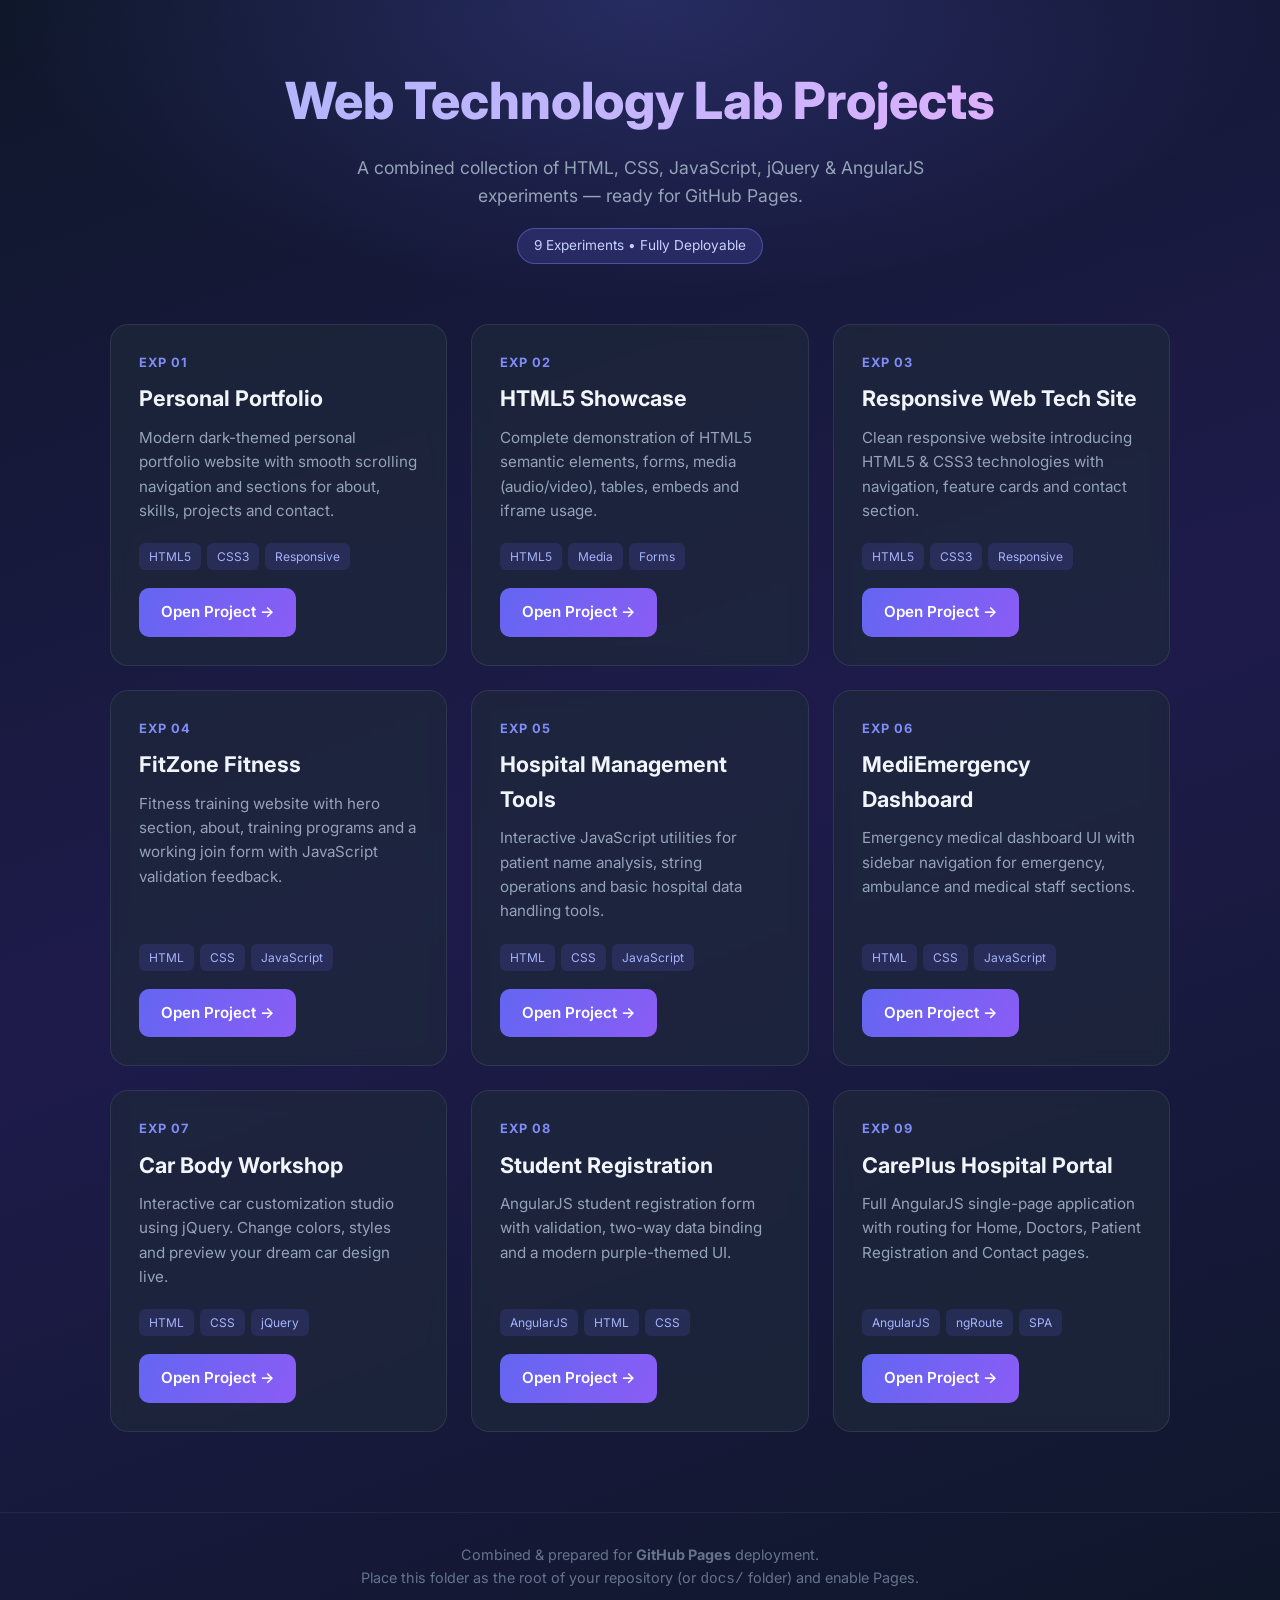
<file: index.html>
<!DOCTYPE html>
<html lang="en">
<head>
    <meta charset="UTF-8">
    <meta name="viewport" content="width=device-width, initial-scale=1.0">
    <title>Web Technology Lab | Combined Projects</title>
    <style>
        @import url('https://fonts.googleapis.com/css2?family=Inter:wght@400;500;600;700;800&display=swap');

        * {
            margin: 0;
            padding: 0;
            box-sizing: border-box;
        }

        body {
            font-family: 'Inter', system-ui, sans-serif;
            background: linear-gradient(160deg, #0f172a 0%, #1e1b4b 50%, #0f172a 100%);
            color: #e2e8f0;
            min-height: 100vh;
            line-height: 1.6;
        }

        header {
            text-align: center;
            padding: 60px 20px 40px;
            background: radial-gradient(ellipse at top, rgba(99, 102, 241, 0.25), transparent 70%);
        }

        header h1 {
            font-size: clamp(2rem, 5vw, 3.2rem);
            font-weight: 800;
            background: linear-gradient(120deg, #a5b4fc, #c4b5fd, #f0abfc);
            -webkit-background-clip: text;
            -webkit-text-fill-color: transparent;
            background-clip: text;
            margin-bottom: 12px;
        }

        header p {
            color: #94a3b8;
            font-size: 1.1rem;
            max-width: 600px;
            margin: 0 auto;
        }

        .badge {
            display: inline-block;
            margin-top: 18px;
            padding: 6px 16px;
            background: rgba(99, 102, 241, 0.2);
            border: 1px solid rgba(129, 140, 248, 0.4);
            border-radius: 999px;
            font-size: 0.85rem;
            color: #c7d2fe;
        }

        .container {
            max-width: 1100px;
            margin: 0 auto;
            padding: 20px 20px 80px;
        }

        .grid {
            display: grid;
            grid-template-columns: repeat(auto-fill, minmax(300px, 1fr));
            gap: 24px;
        }

        .card {
            background: rgba(30, 41, 59, 0.7);
            border: 1px solid rgba(148, 163, 184, 0.15);
            border-radius: 18px;
            padding: 28px;
            transition: all 0.3s ease;
            backdrop-filter: blur(8px);
            display: flex;
            flex-direction: column;
        }

        .card:hover {
            transform: translateY(-6px);
            border-color: rgba(129, 140, 248, 0.5);
            box-shadow: 0 20px 40px rgba(0, 0, 0, 0.35);
            background: rgba(30, 41, 59, 0.9);
        }

        .card .num {
            font-size: 0.8rem;
            font-weight: 700;
            color: #818cf8;
            letter-spacing: 1px;
            margin-bottom: 8px;
        }

        .card h2 {
            font-size: 1.35rem;
            font-weight: 700;
            color: #f1f5f9;
            margin-bottom: 10px;
        }

        .card p {
            color: #94a3b8;
            font-size: 0.95rem;
            flex-grow: 1;
            margin-bottom: 20px;
        }

        .card a {
            display: inline-flex;
            align-items: center;
            gap: 8px;
            padding: 12px 22px;
            background: linear-gradient(120deg, #6366f1, #8b5cf6);
            color: white;
            text-decoration: none;
            border-radius: 10px;
            font-weight: 600;
            font-size: 0.95rem;
            transition: all 0.25s ease;
            width: fit-content;
        }

        .card a:hover {
            filter: brightness(1.15);
            box-shadow: 0 8px 20px rgba(99, 102, 241, 0.4);
        }

        .tech {
            display: flex;
            flex-wrap: wrap;
            gap: 6px;
            margin-bottom: 18px;
        }

        .tech span {
            font-size: 0.75rem;
            padding: 4px 10px;
            background: rgba(99, 102, 241, 0.15);
            color: #a5b4fc;
            border-radius: 6px;
        }

        footer {
            text-align: center;
            padding: 30px;
            color: #64748b;
            font-size: 0.9rem;
            border-top: 1px solid rgba(148, 163, 184, 0.1);
        }

        footer a {
            color: #818cf8;
            text-decoration: none;
        }
    </style>
</head>
<body>
    <header>
        <h1>Web Technology Lab Projects</h1>
        <p>A combined collection of HTML, CSS, JavaScript, jQuery &amp; AngularJS experiments — ready for GitHub Pages.</p>
        <div class="badge">9 Experiments • Fully Deployable</div>
    </header>

    <div class="container">
        <div class="grid">

            <article class="card">
                <div class="num">EXP 01</div>
                <h2>Personal Portfolio</h2>
                <p>Modern dark-themed personal portfolio website with smooth scrolling navigation and sections for about, skills, projects and contact.</p>
                <div class="tech">
                    <span>HTML5</span>
                    <span>CSS3</span>
                    <span>Responsive</span>
                </div>
                <a href="exp1/">Open Project →</a>
            </article>

            <article class="card">
                <div class="num">EXP 02</div>
                <h2>HTML5 Showcase</h2>
                <p>Complete demonstration of HTML5 semantic elements, forms, media (audio/video), tables, embeds and iframe usage.</p>
                <div class="tech">
                    <span>HTML5</span>
                    <span>Media</span>
                    <span>Forms</span>
                </div>
                <a href="exp2/">Open Project →</a>
            </article>

            <article class="card">
                <div class="num">EXP 03</div>
                <h2>Responsive Web Tech Site</h2>
                <p>Clean responsive website introducing HTML5 &amp; CSS3 technologies with navigation, feature cards and contact section.</p>
                <div class="tech">
                    <span>HTML5</span>
                    <span>CSS3</span>
                    <span>Responsive</span>
                </div>
                <a href="exp3/">Open Project →</a>
            </article>

            <article class="card">
                <div class="num">EXP 04</div>
                <h2>FitZone Fitness</h2>
                <p>Fitness training website with hero section, about, training programs and a working join form with JavaScript validation feedback.</p>
                <div class="tech">
                    <span>HTML</span>
                    <span>CSS</span>
                    <span>JavaScript</span>
                </div>
                <a href="exp4/">Open Project →</a>
            </article>

            <article class="card">
                <div class="num">EXP 05</div>
                <h2>Hospital Management Tools</h2>
                <p>Interactive JavaScript utilities for patient name analysis, string operations and basic hospital data handling tools.</p>
                <div class="tech">
                    <span>HTML</span>
                    <span>CSS</span>
                    <span>JavaScript</span>
                </div>
                <a href="exp5/">Open Project →</a>
            </article>

            <article class="card">
                <div class="num">EXP 06</div>
                <h2>MediEmergency Dashboard</h2>
                <p>Emergency medical dashboard UI with sidebar navigation for emergency, ambulance and medical staff sections.</p>
                <div class="tech">
                    <span>HTML</span>
                    <span>CSS</span>
                    <span>JavaScript</span>
                </div>
                <a href="exp6/">Open Project →</a>
            </article>

            <article class="card">
                <div class="num">EXP 07</div>
                <h2>Car Body Workshop</h2>
                <p>Interactive car customization studio using jQuery. Change colors, styles and preview your dream car design live.</p>
                <div class="tech">
                    <span>HTML</span>
                    <span>CSS</span>
                    <span>jQuery</span>
                </div>
                <a href="exp7/">Open Project →</a>
            </article>

            <article class="card">
                <div class="num">EXP 08</div>
                <h2>Student Registration</h2>
                <p>AngularJS student registration form with validation, two-way data binding and a modern purple-themed UI.</p>
                <div class="tech">
                    <span>AngularJS</span>
                    <span>HTML</span>
                    <span>CSS</span>
                </div>
                <a href="exp8/">Open Project →</a>
            </article>

            <article class="card">
                <div class="num">EXP 09</div>
                <h2>CarePlus Hospital Portal</h2>
                <p>Full AngularJS single-page application with routing for Home, Doctors, Patient Registration and Contact pages.</p>
                <div class="tech">
                    <span>AngularJS</span>
                    <span>ngRoute</span>
                    <span>SPA</span>
                </div>
                <a href="exp9/">Open Project →</a>
            </article>

        </div>
    </div>

    <footer>
        Combined &amp; prepared for <strong>GitHub Pages</strong> deployment.<br>
        Place this folder as the root of your repository (or <code>docs/</code> folder) and enable Pages.
    </footer>
</body>
</html>
</file>
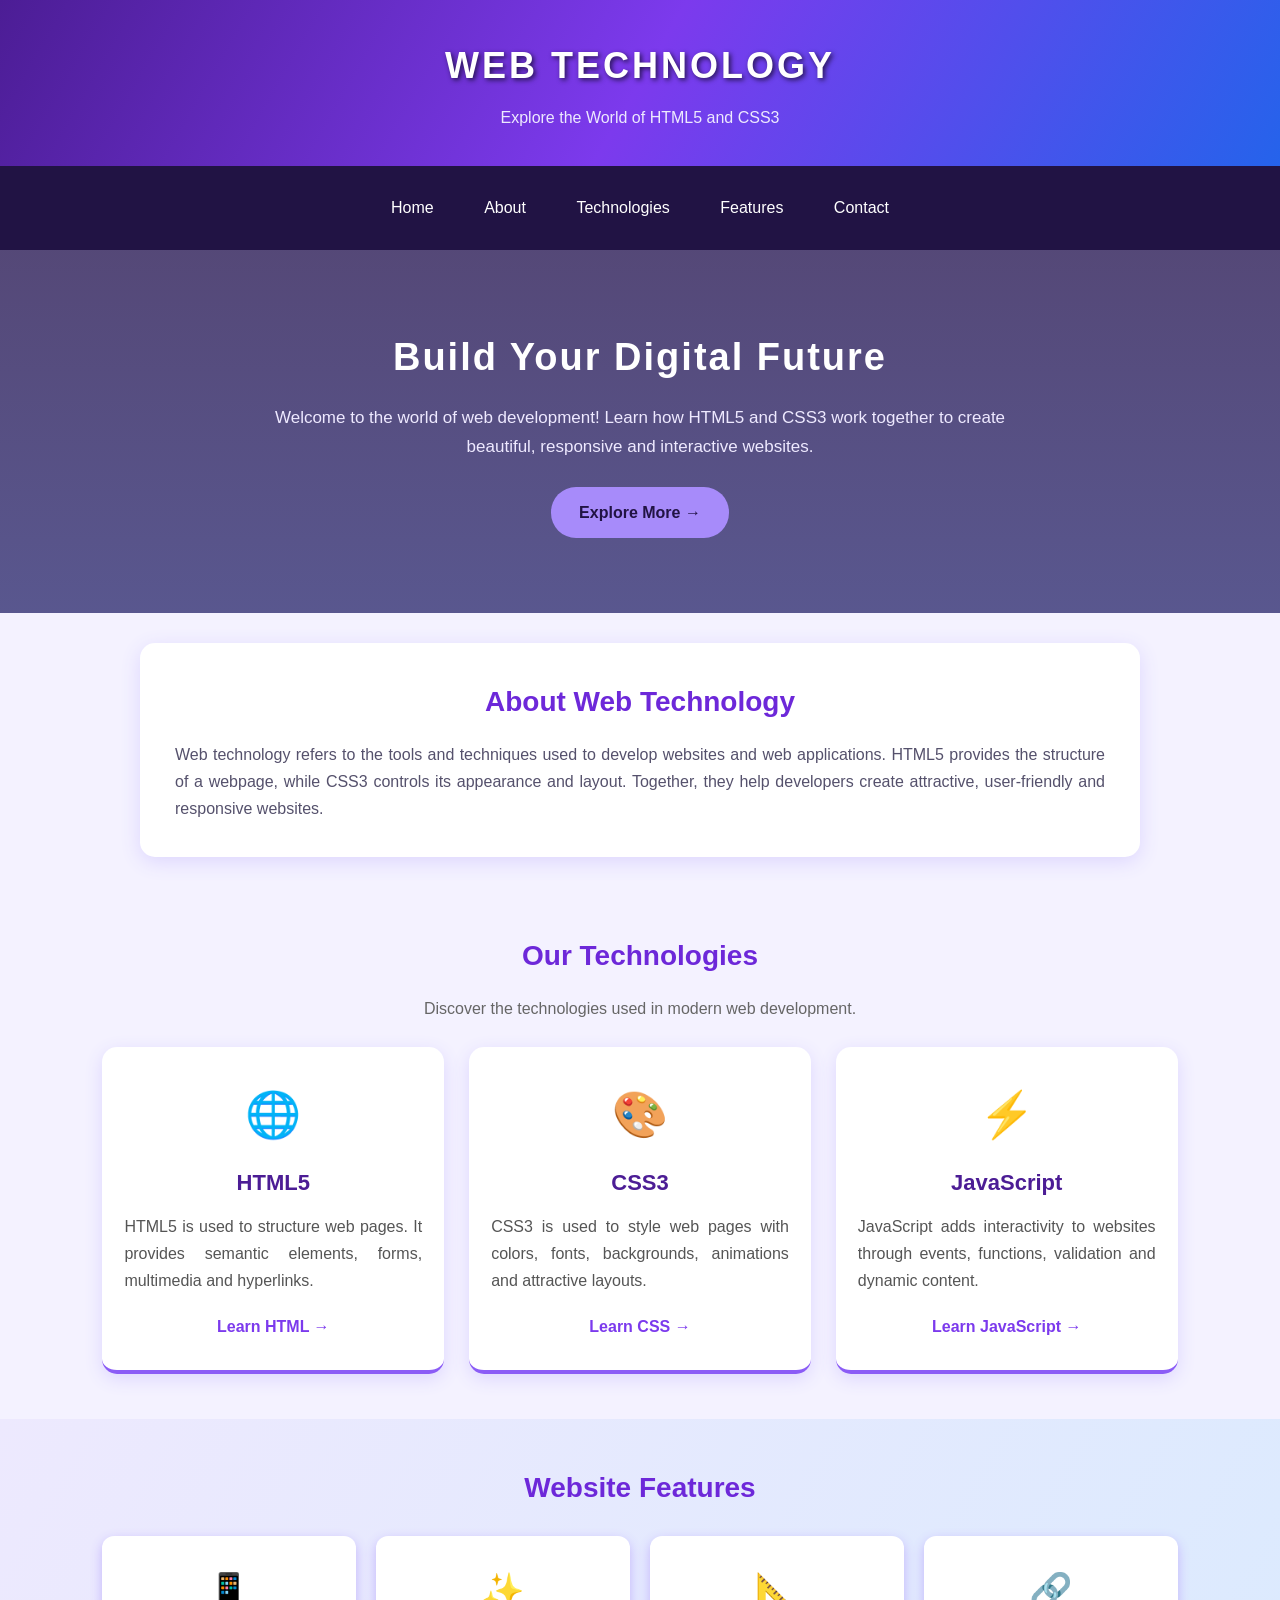
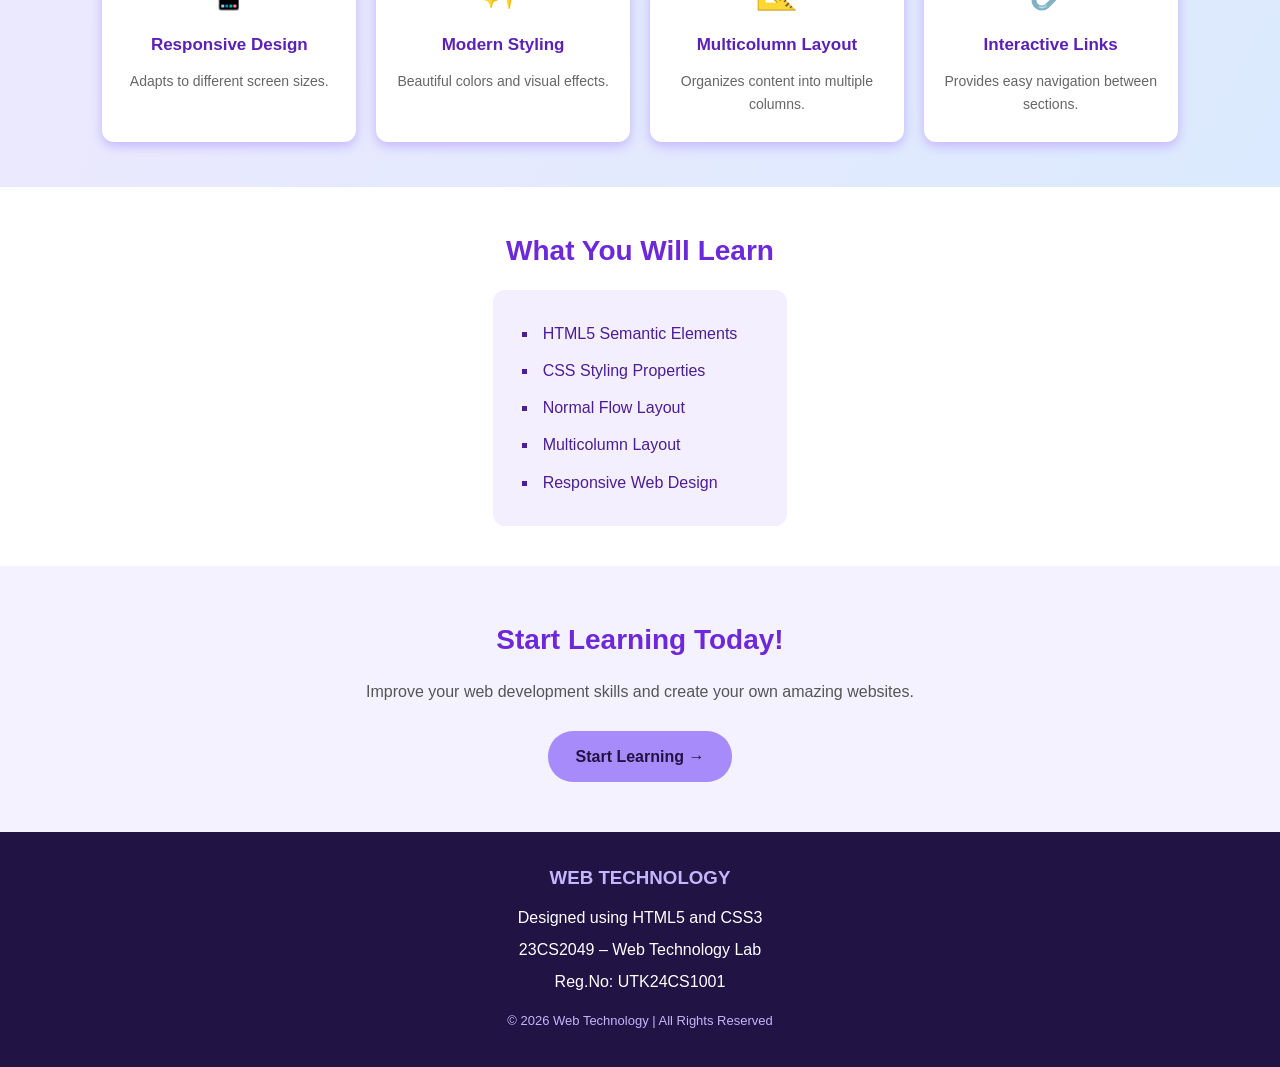
<file: exp3/index.html>
<!DOCTYPE html>
<html lang="en">

<head>
    <meta charset="UTF-8">
    <meta name="viewport" content="width=device-width, initial-scale=1.0">

    <title>Web Technology | Responsive Website</title>

    <link rel="stylesheet" href="style.css">
</head>

<body>

    <!-- Header Section -->

    <header>
        <h1>WEB TECHNOLOGY</h1>
        <p>Explore the World of HTML5 and CSS3</p>
    </header>

    <!-- Navigation Section -->

    <nav>
        <a href="#home">Home</a>
        <a href="#about">About</a>
        <a href="#technologies">Technologies</a>
        <a href="#features">Features</a>
        <a href="#contact">Contact</a>
    </nav>

    <!-- Hero Section -->

    <section class="hero" id="home">

        <div class="hero-content">
            <h2>Build Your Digital Future</h2>

            <p>
                Welcome to the world of web development!
                Learn how HTML5 and CSS3 work together to
                create beautiful, responsive and interactive
                websites.
            </p>

            <a href="#technologies" class="btn">
                Explore More →
            </a>
        </div>

    </section>

    <!-- About Section - Normal Flow -->

    <section class="about" id="about">

        <h2>About Web Technology</h2>

        <p>
            Web technology refers to the tools and techniques
            used to develop websites and web applications.
            HTML5 provides the structure of a webpage, while
            CSS3 controls its appearance and layout.
            Together, they help developers create attractive,
            user-friendly and responsive websites.
        </p>

    </section>

    <!-- Technologies Section - Multicolumn Layout -->

    <section class="technologies" id="technologies">

        <h2>Our Technologies</h2>

        <p class="subtitle">
            Discover the technologies used in modern web development.
        </p>

        <div class="container">

            <article class="box">
                <div class="icon">🌐</div>

                <h3>HTML5</h3>

                <p>
                    HTML5 is used to structure web pages.
                    It provides semantic elements, forms,
                    multimedia and hyperlinks.
                </p>

                <a href="https://www.w3schools.com/html/"
                   target="_blank">
                    Learn HTML →
                </a>
            </article>

            <article class="box">
                <div class="icon">🎨</div>

                <h3>CSS3</h3>

                <p>
                    CSS3 is used to style web pages with
                    colors, fonts, backgrounds, animations
                    and attractive layouts.
                </p>

                <a href="https://www.w3schools.com/css/"
                   target="_blank">
                    Learn CSS →
                </a>
            </article>

            <article class="box">
                <div class="icon">⚡</div>

                <h3>JavaScript</h3>

                <p>
                    JavaScript adds interactivity to websites
                    through events, functions, validation
                    and dynamic content.
                </p>

                <a href="https://www.w3schools.com/js/"
                   target="_blank">
                    Learn JavaScript →
                </a>
            </article>

        </div>

    </section>

    <!-- Features Section -->

    <section class="features" id="features">

        <h2>Website Features</h2>

        <div class="feature-container">

            <div class="feature">
                <span>📱</span>
                <h3>Responsive Design</h3>
                <p>Adapts to different screen sizes.</p>
            </div>

            <div class="feature">
                <span>✨</span>
                <h3>Modern Styling</h3>
                <p>Beautiful colors and visual effects.</p>
            </div>

            <div class="feature">
                <span>📐</span>
                <h3>Multicolumn Layout</h3>
                <p>Organizes content into multiple columns.</p>
            </div>

            <div class="feature">
                <span>🔗</span>
                <h3>Interactive Links</h3>
                <p>Provides easy navigation between sections.</p>
            </div>

        </div>

    </section>

    <!-- Skills Section -->

    <section class="skills">

        <h2>What You Will Learn</h2>

        <div class="skill-list">

            <ul>
                <li>HTML5 Semantic Elements</li>
                <li>CSS Styling Properties</li>
                <li>Normal Flow Layout</li>
                <li>Multicolumn Layout</li>
                <li>Responsive Web Design</li>
            </ul>

        </div>

    </section>

    <!-- Contact Section -->

    <section class="contact" id="contact">

        <h2>Start Learning Today!</h2>

        <p>
            Improve your web development skills and
            create your own amazing websites.
        </p>

        <a href="https://www.w3schools.com/"
           target="_blank" class="btn">
            Start Learning →
        </a>

    </section>

    <!-- Footer -->

    <footer>

        <h3>WEB TECHNOLOGY</h3>

        <p>Designed using HTML5 and CSS3</p>

        <p>23CS2049 – Web Technology Lab</p>

        <p>Reg.No: UTK24CS1001</p>

        <p class="copyright">
            © 2026 Web Technology | All Rights Reserved
        </p>

    </footer>

</body>
</html>
</file>
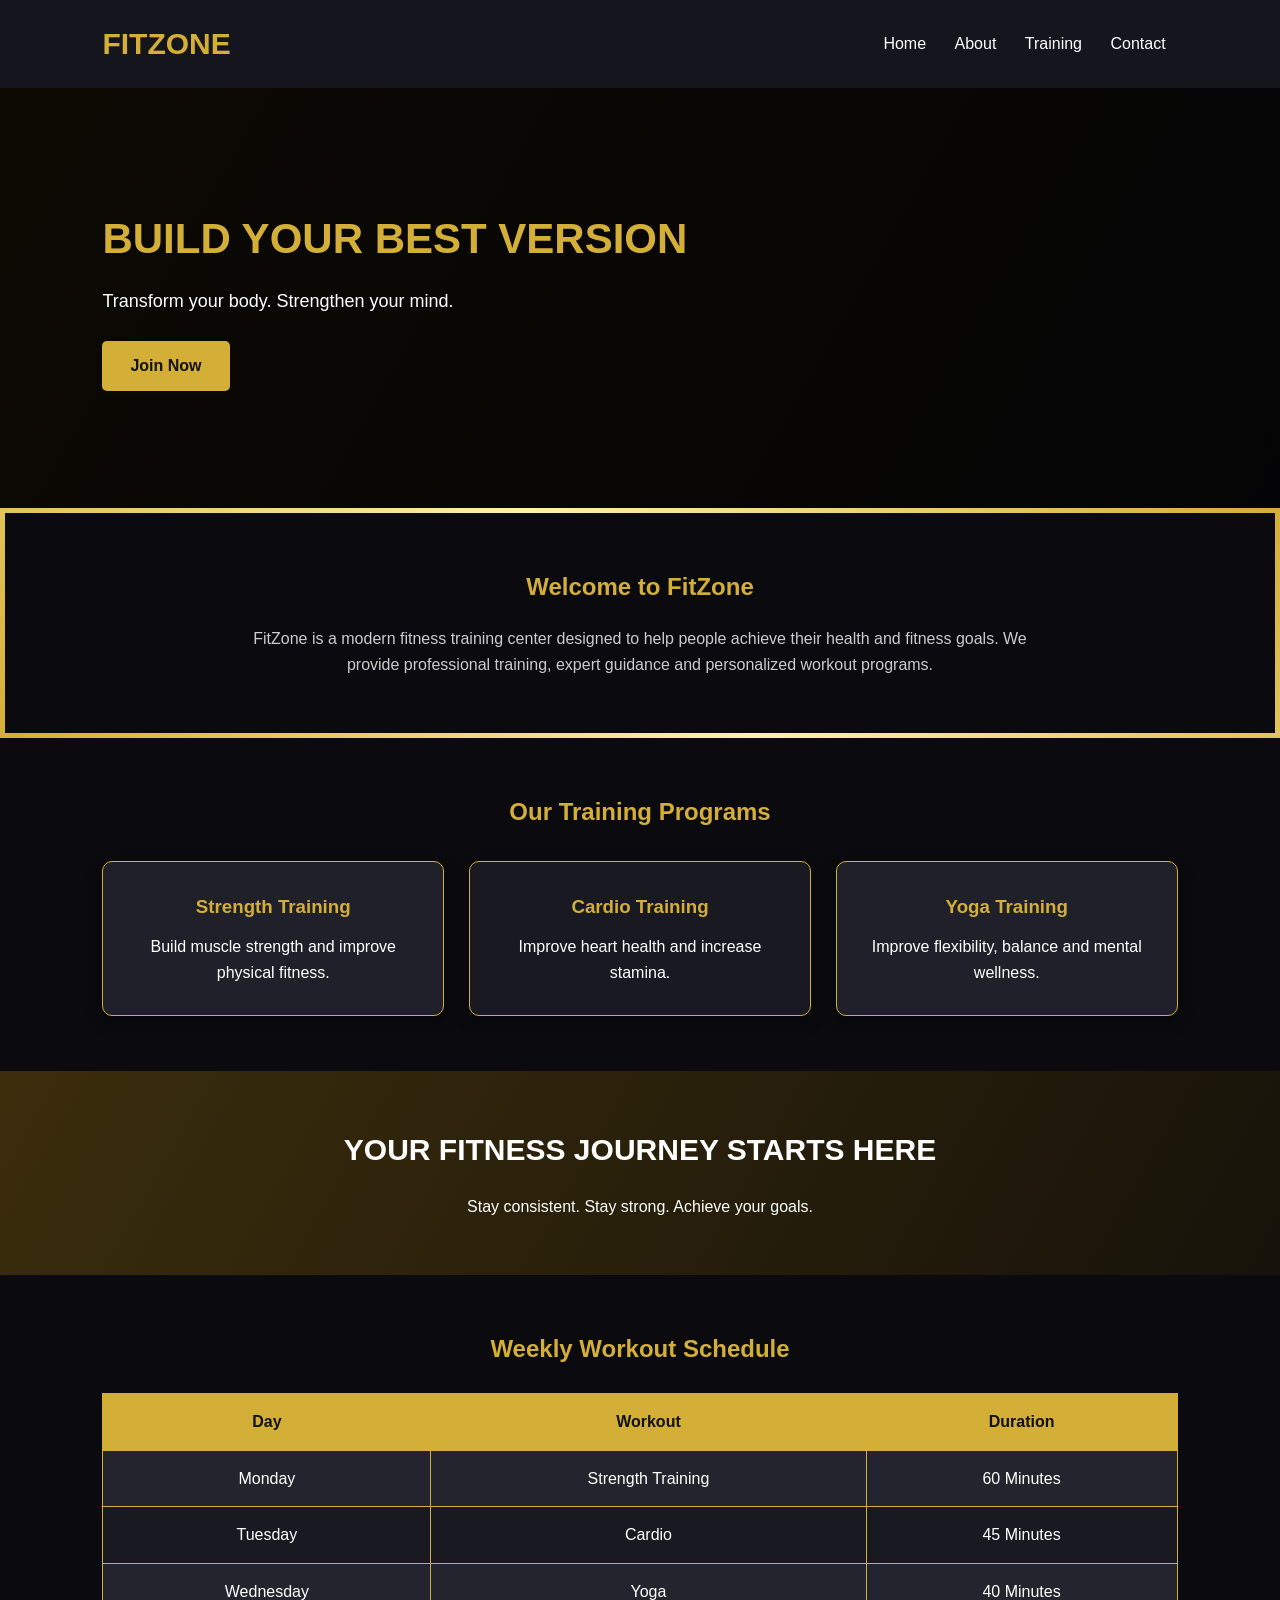
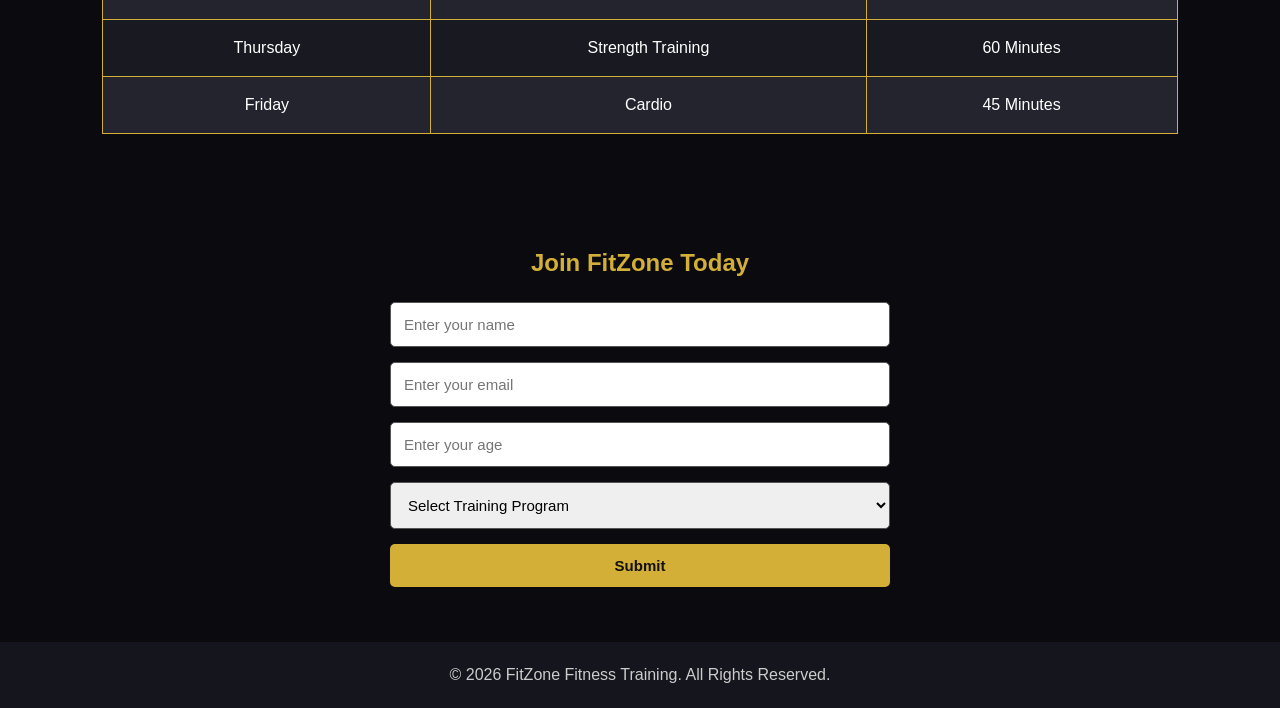
<file: exp4/index.html>
<!DOCTYPE html>
<html lang="en">
<head>
    <meta charset="UTF-8">
    <meta name="viewport" content="width=device-width, initial-scale=1.0">
    <title>FitZone Fitness Training</title>
    <link rel="stylesheet" href="style.css">
</head>
<body>

    <header>
        <h1>FITZONE</h1>
        <nav>
            <a href="#home">Home</a>
            <a href="#about">About</a>
            <a href="#training">Training</a>
            <a href="#contact">Contact</a>
        </nav>
    </header>

    <section class="hero" id="home">
        <div>
            <h2>BUILD YOUR BEST VERSION</h2>
            <p>Transform your body. Strengthen your mind.</p>
            <a href="#contact" class="btn">Join Now</a>
        </div>
    </section>

    <section class="welcome" id="about">
        <h2>Welcome to FitZone</h2>
        <p>
            FitZone is a modern fitness training center designed to help
            people achieve their health and fitness goals. We provide
            professional training, expert guidance and personalized
            workout programs.
        </p>
    </section>

    <section class="training" id="training">
        <h2>Our Training Programs</h2>

        <div class="cards">
            <div class="card">
                <h3>Strength Training</h3>
                <p>Build muscle strength and improve physical fitness.</p>
            </div>

            <div class="card">
                <h3>Cardio Training</h3>
                <p>Improve heart health and increase stamina.</p>
            </div>

            <div class="card">
                <h3>Yoga Training</h3>
                <p>Improve flexibility, balance and mental wellness.</p>
            </div>
        </div>
    </section>

    <section class="goal">
        <h2>YOUR FITNESS JOURNEY STARTS HERE</h2>
        <p>Stay consistent. Stay strong. Achieve your goals.</p>
    </section>

    <section class="schedule">
        <h2>Weekly Workout Schedule</h2>

        <table>
            <tr>
                <th>Day</th>
                <th>Workout</th>
                <th>Duration</th>
            </tr>
            <tr>
                <td>Monday</td>
                <td>Strength Training</td>
                <td>60 Minutes</td>
            </tr>
            <tr>
                <td>Tuesday</td>
                <td>Cardio</td>
                <td>45 Minutes</td>
            </tr>
            <tr>
                <td>Wednesday</td>
                <td>Yoga</td>
                <td>40 Minutes</td>
            </tr>
            <tr>
                <td>Thursday</td>
                <td>Strength Training</td>
                <td>60 Minutes</td>
            </tr>
            <tr>
                <td>Friday</td>
                <td>Cardio</td>
                <td>45 Minutes</td>
            </tr>
        </table>
    </section>

    <section class="contact" id="contact">
        <h2>Join FitZone Today</h2>

        <form id="joinForm">
            <input type="text" placeholder="Enter your name" required>
            <input type="email" placeholder="Enter your email" required>
            <input type="number" placeholder="Enter your age" min="16" required>

            <select required>
                <option value="">Select Training Program</option>
                <option>Strength Training</option>
                <option>Cardio Training</option>
                <option>Yoga Training</option>
            </select>

            <button type="submit">Submit</button>
        </form>
    </section>

    <footer>
        <p>© 2026 FitZone Fitness Training. All Rights Reserved.</p>
    </footer>

    <script src="script.js"></script>
</body>
</html>
</file>
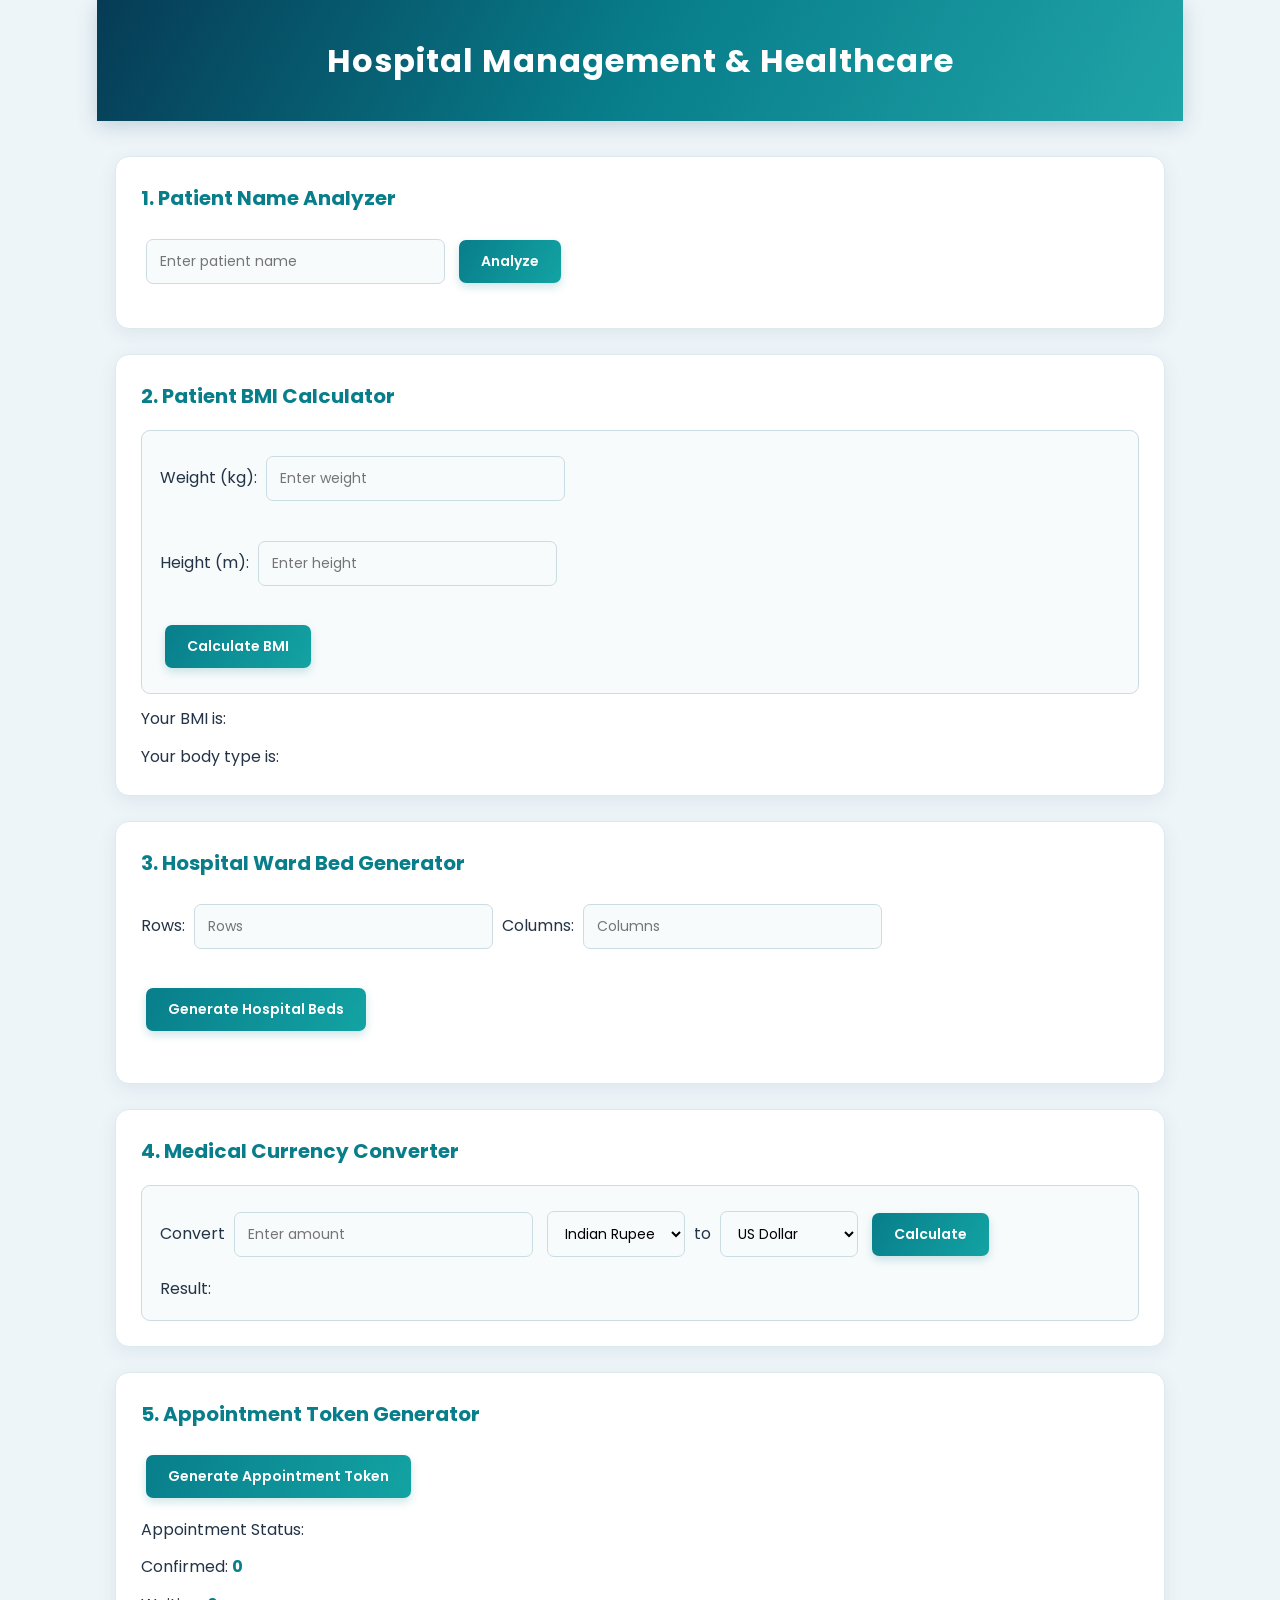
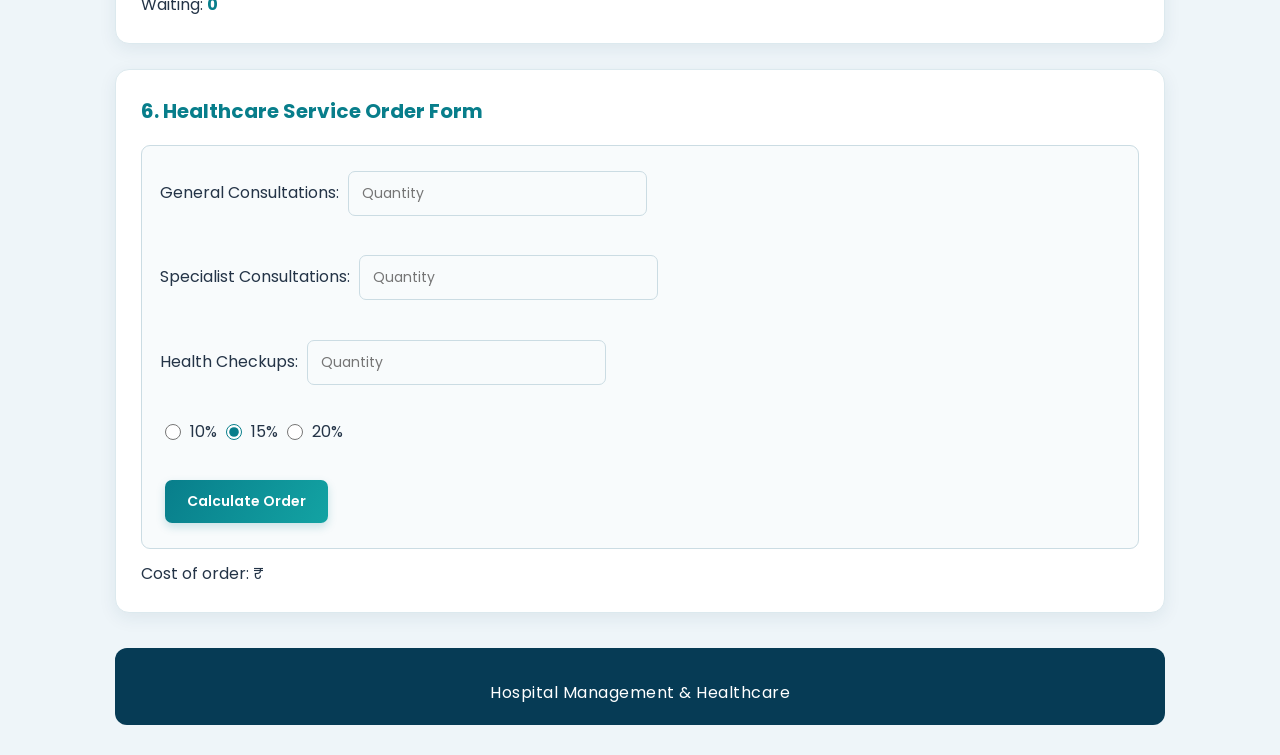
<file: exp5/index.html>
<!DOCTYPE html>
<html lang="en">
<head>
    <meta charset="UTF-8">
    <meta name="viewport" content="width=device-width, initial-scale=1.0">
    <title>Hospital Management & Healthcare</title>
    <link rel="stylesheet" href="style.css">
</head>
<body>

<div class="container">

    <h1>Hospital Management & Healthcare</h1>

    <div class="box">
        <h2>1. Patient Name Analyzer</h2>
        <input type="text" id="patientName" placeholder="Enter patient name">
        <button onclick="findWords()">Analyze</button>
        <p id="wordResult"></p>
    </div>

    <div class="box">
        <h2>2. Patient BMI Calculator</h2>
        <fieldset>
            Weight (kg):
            <input type="number" id="weight" placeholder="Enter weight">
            <br><br>

            Height (m):
            <input type="number" id="height" step="0.01" placeholder="Enter height">
            <br><br>

            <button onclick="calculateBMI()">Calculate BMI</button>
        </fieldset>

        <p>Your BMI is: <span id="score"></span></p>
        <p>Your body type is: <span id="type"></span></p>
    </div>

    <div class="box">
        <h2>3. Hospital Ward Bed Generator</h2>

        <label>Rows:</label>
        <input type="number" id="rows" min="1" placeholder="Rows">

        <label>Columns:</label>
        <input type="number" id="columns" min="1" placeholder="Columns">

        <br><br>
        <button onclick="grow()">Generate Hospital Beds</button>

        <div id="garden"></div>
    </div>

    <div class="box">
        <h2>4. Medical Currency Converter</h2>

        <fieldset>
            Convert
            <input type="number" id="data" placeholder="Enter amount">

            <select id="from">
                <option>Indian Rupee</option>
                <option>US Dollar</option>
            </select>

            to

            <select id="to">
                <option>US Dollar</option>
                <option>Indian Rupee</option>
            </select>

            <button onclick="convert()">Calculate</button>

            <p>Result: <span id="answer"></span></p>
        </fieldset>
    </div>

    <div class="box">
        <h2>5. Appointment Token Generator</h2>

        <button id="token">Generate Appointment Token</button>

        <p>Appointment Status: <span id="status"></span></p>
        <p>Confirmed: <span id="confirmed">0</span></p>
        <p>Waiting: <span id="waiting">0</span></p>
    </div>

    <div class="box">
        <h2>6. Healthcare Service Order Form</h2>

        <fieldset>
            General Consultations:
            <input type="number" id="small" min="0" placeholder="Quantity">
            <br><br>

            Specialist Consultations:
            <input type="number" id="medium" min="0" placeholder="Quantity">
            <br><br>

            Health Checkups:
            <input type="number" id="large" min="0" placeholder="Quantity">

            <br><br>

            <label>
                <input type="radio" value="10" name="tip"> 10%
            </label>

            <label>
                <input type="radio" value="15" name="tip" checked> 15%
            </label>

            <label>
                <input type="radio" value="20" name="tip"> 20%
            </label>

            <br><br>
            <button id="submit">Calculate Order</button>
        </fieldset>

        <p>Cost of order: ₹<span id="price"></span></p>
    </div>

</div>

<footer>
    <p>Hospital Management & Healthcare</p>
</footer>

<script src="script.js"></script>
</body>
</html>
</file>
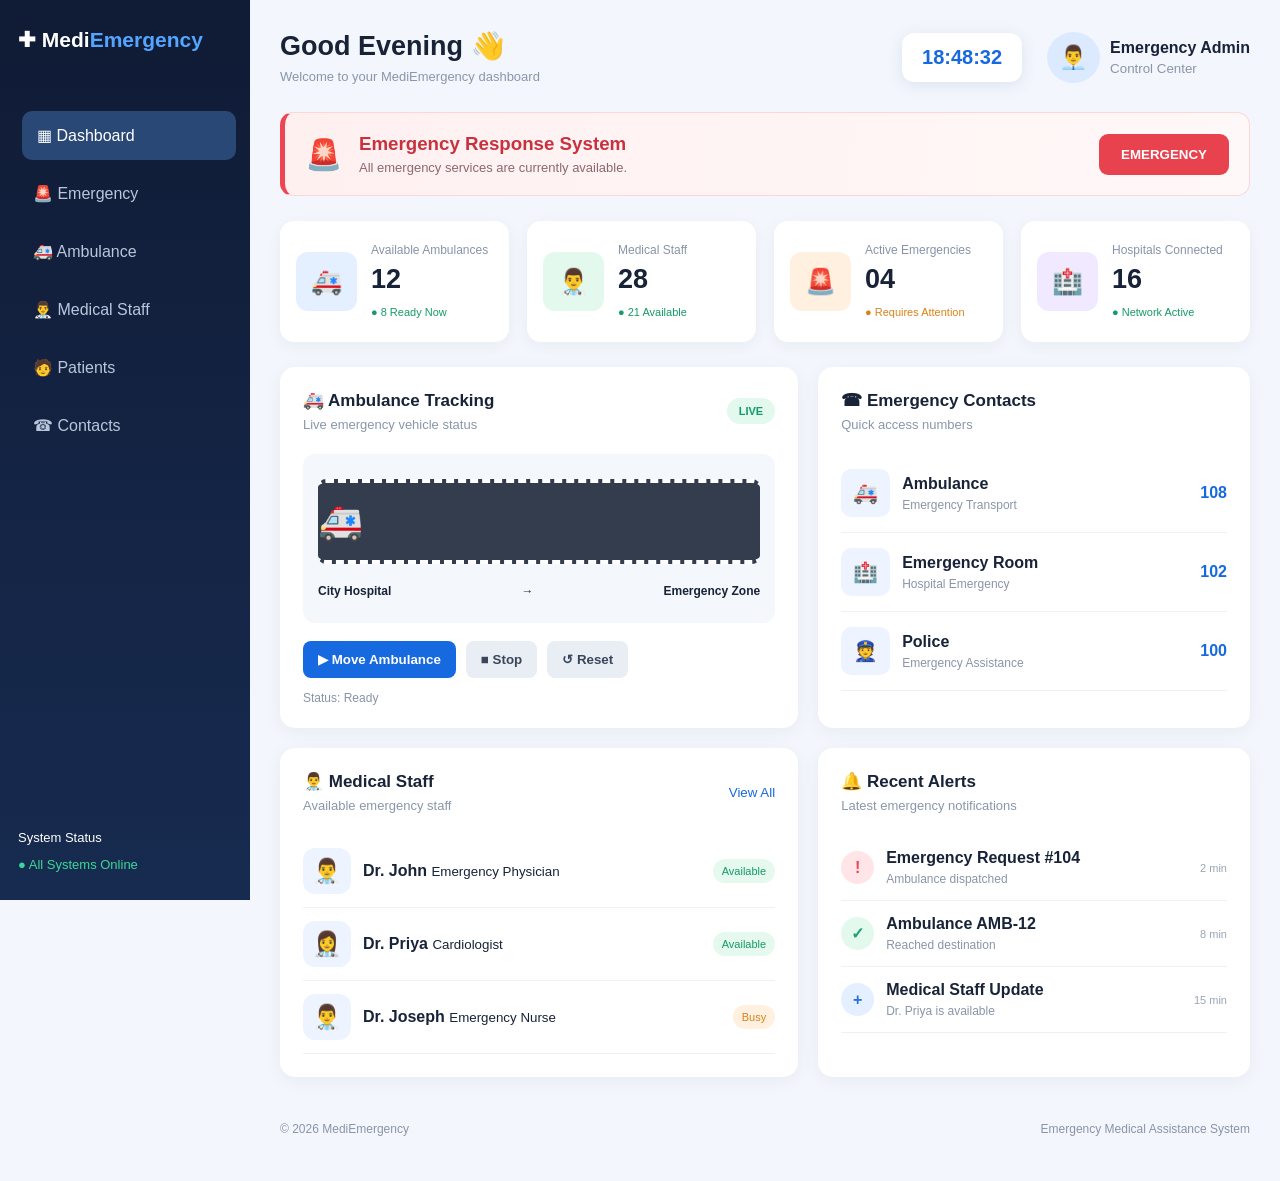
<file: exp6/index.html>
<!DOCTYPE html>
<html lang="en">
<head>
    <meta charset="UTF-8">
    <meta name="viewport" content="width=device-width, initial-scale=1.0">
    <title>MediEmergency Dashboard</title>
    <link rel="stylesheet" href="style.css">
</head>
<body>

    <!-- SIDEBAR -->
    <aside class="sidebar">
        <div class="logo">✚ Medi<span>Emergency</span></div>

        <nav>
            <a class="active" href="#">▦ Dashboard</a>
            <a href="#emergency">🚨 Emergency</a>
            <a href="#ambulance">🚑 Ambulance</a>
            <a href="#staff">👨‍⚕️ Medical Staff</a>
            <a href="#patients">🧑 Patients</a>
            <a href="#contacts">☎ Contacts</a>
        </nav>

        <div class="sidebar-bottom">
            <p>System Status</p>
            <span class="online">● All Systems Online</span>
        </div>
    </aside>

    <!-- MAIN CONTENT -->
    <main class="main">

        <!-- HEADER -->
        <header>
            <div>
                <h1>Good Evening 👋</h1>
                <p>Welcome to your MediEmergency dashboard</p>
            </div>

            <div class="header-right">
                <div class="clock" id="time">00:00:00</div>
                <div class="profile">
                    <div class="profile-icon">👨‍💼</div>
                    <div>
                        <b>Emergency Admin</b>
                        <small>Control Center</small>
                    </div>
                </div>
            </div>
        </header>

        <!-- EMERGENCY ALERT -->
        <section class="alert" id="emergency">
            <div class="alert-icon">🚨</div>
            <div>
                <h3>Emergency Response System</h3>
                <p>All emergency services are currently available.</p>
            </div>
            <button class="danger-btn" onclick="emergencyAlert()">
                EMERGENCY
            </button>
        </section>

        <!-- STATISTICS -->
        <section class="stats">

            <div class="card">
                <div class="card-icon blue">🚑</div>
                <div>
                    <p>Available Ambulances</p>
                    <h2>12</h2>
                    <span class="success">● 8 Ready Now</span>
                </div>
            </div>

            <div class="card">
                <div class="card-icon green">👨‍⚕️</div>
                <div>
                    <p>Medical Staff</p>
                    <h2>28</h2>
                    <span class="success">● 21 Available</span>
                </div>
            </div>

            <div class="card">
                <div class="card-icon orange">🚨</div>
                <div>
                    <p>Active Emergencies</p>
                    <h2 id="emergencyCount">04</h2>
                    <span class="warning">● Requires Attention</span>
                </div>
            </div>

            <div class="card">
                <div class="card-icon purple">🏥</div>
                <div>
                    <p>Hospitals Connected</p>
                    <h2>16</h2>
                    <span class="success">● Network Active</span>
                </div>
            </div>

        </section>

        <!-- DASHBOARD GRID -->
        <section class="dashboard-grid">

            <!-- AMBULANCE TRACKING -->
            <div class="panel" id="ambulance">
                <div class="panel-title">
                    <div>
                        <h2>🚑 Ambulance Tracking</h2>
                        <p>Live emergency vehicle status</p>
                    </div>
                    <span class="badge">LIVE</span>
                </div>

                <div class="ambulance-box">
                    <div class="road">
                        <div class="ambulance" id="ambulanceIcon">🚑</div>
                    </div>

                    <div class="location">
                        <span>City Hospital</span>
                        <span>→</span>
                        <span>Emergency Zone</span>
                    </div>
                </div>

                <div class="buttons">
                    <button class="primary" onclick="moveRight()">
                        ▶ Move Ambulance
                    </button>
                    <button class="secondary" onclick="stop()">
                        ■ Stop
                    </button>
                    <button class="secondary" onclick="resetAmbulance()">
                        ↺ Reset
                    </button>
                </div>
                <p class="movement-status" id="movementStatus">Status: Ready</p>
            </div>

            <!-- EMERGENCY CONTACTS -->
            <div class="panel" id="contacts">
                <div class="panel-title">
                    <div>
                        <h2>☎ Emergency Contacts</h2>
                        <p>Quick access numbers</p>
                    </div>
                </div>

                <div class="contact">
                    <div class="contact-icon">🚑</div>
                    <div>
                        <b>Ambulance</b>
                        <small>Emergency Transport</small>
                    </div>
                    <strong>108</strong>
                </div>

                <div class="contact">
                    <div class="contact-icon">🏥</div>
                    <div>
                        <b>Emergency Room</b>
                        <small>Hospital Emergency</small>
                    </div>
                    <strong>102</strong>
                </div>

                <div class="contact">
                    <div class="contact-icon">👮</div>
                    <div>
                        <b>Police</b>
                        <small>Emergency Assistance</small>
                    </div>
                    <strong>100</strong>
                </div>
            </div>

            <!-- MEDICAL STAFF -->
            <div class="panel" id="staff">
                <div class="panel-title">
                    <div>
                        <h2>👨‍⚕️ Medical Staff</h2>
                        <p>Available emergency staff</p>
                    </div>
                    <button class="view-btn">View All</button>
                </div>

                <div class="staff-person">
                    <div class="avatar">👨‍⚕️</div>
                    <div>
                        <b>Dr. John</b>
                        <small>Emergency Physician</small>
                    </div>
                    <span class="available">Available</span>
                </div>

                <div class="staff-person">
                    <div class="avatar">👩‍⚕️</div>
                    <div>
                        <b>Dr. Priya</b>
                        <small>Cardiologist</small>
                    </div>
                    <span class="available">Available</span>
                </div>

                <div class="staff-person">
                    <div class="avatar">👨‍⚕️</div>
                    <div>
                        <b>Dr. Joseph</b>
                        <small>Emergency Nurse</small>
                    </div>
                    <span class="busy">Busy</span>
                </div>
            </div>

            <!-- RECENT ALERTS -->
            <div class="panel">
                <div class="panel-title">
                    <div>
                        <h2>🔔 Recent Alerts</h2>
                        <p>Latest emergency notifications</p>
                    </div>
                </div>

                <div class="notification">
                    <span class="notification-icon red">!</span>
                    <div>
                        <b>Emergency Request #104</b>
                        <small>Ambulance dispatched</small>
                    </div>
                    <time>2 min</time>
                </div>

                <div class="notification">
                    <span class="notification-icon green">✓</span>
                    <div>
                        <b>Ambulance AMB-12</b>
                        <small>Reached destination</small>
                    </div>
                    <time>8 min</time>
                </div>

                <div class="notification">
                    <span class="notification-icon blue">+</span>
                    <div>
                        <b>Medical Staff Update</b>
                        <small>Dr. Priya is available</small>
                    </div>
                    <time>15 min</time>
                </div>
            </div>

        </section>

        <!-- FOOTER -->
        <footer>
            <span>© 2026 MediEmergency</span>
            <span>Emergency Medical Assistance System</span>
        </footer>

    </main>

    <script src="script.js"></script>
</body>
</html>
</file>
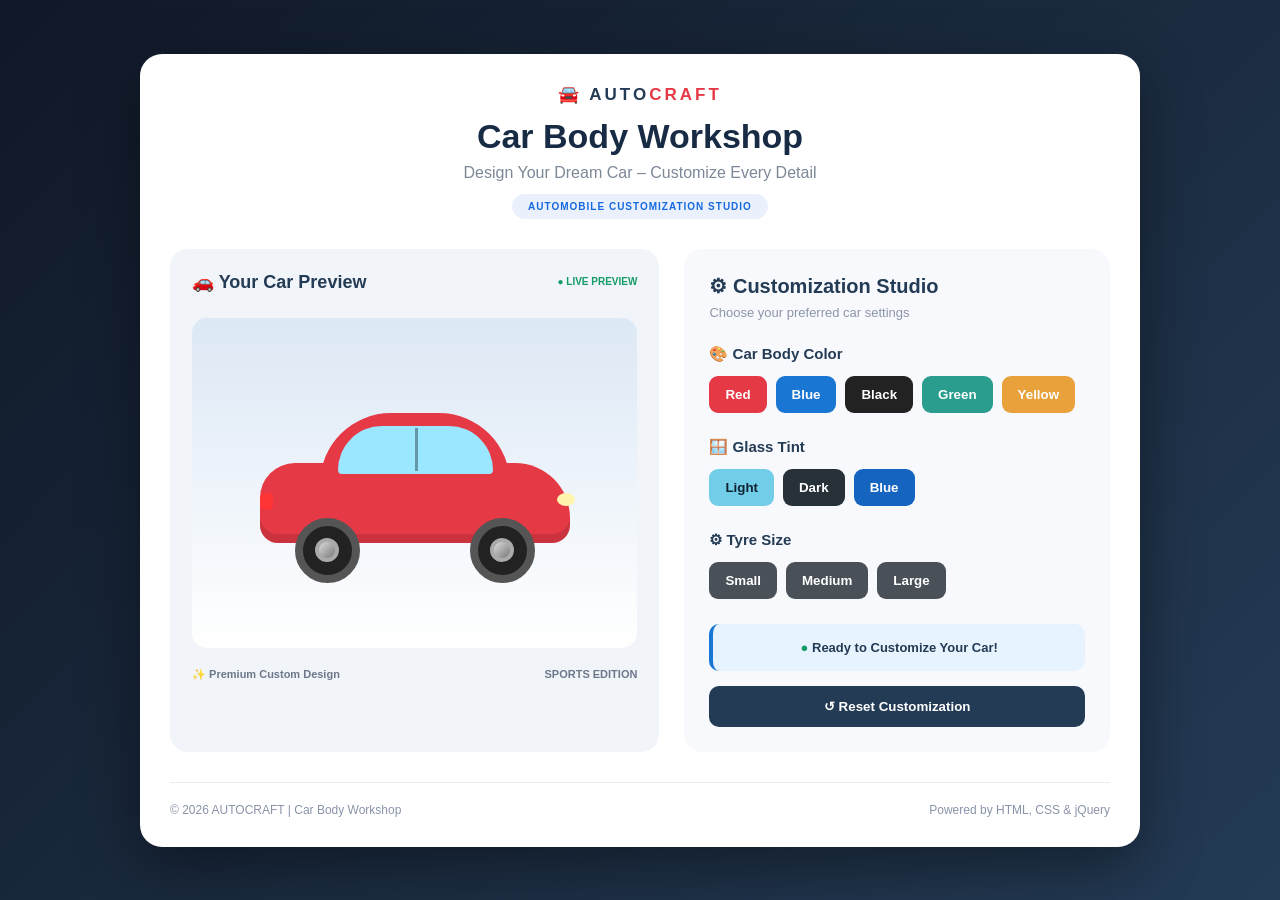
<file: exp7/index.html>
<!DOCTYPE html>
<html lang="en">
<head>
    <meta charset="UTF-8">
    <meta name="viewport" content="width=device-width, initial-scale=1.0">
    <title>Car Body Workshop</title>

    <link rel="stylesheet" href="style.css">

    <!-- jQuery Library -->
    <script src="https://code.jquery.com/jquery-3.7.1.min.js"></script>
</head>

<body>

<div class="workshop">

    <!-- HEADER -->
    <header class="heading">
        <div class="brand">🚘 AUTO<span>CRAFT</span></div>
        <h1>Car Body Workshop</h1>
        <p>Design Your Dream Car – Customize Every Detail</p>
        <span class="tag">AUTOMOBILE CUSTOMIZATION STUDIO</span>
    </header>

    <div class="content">

        <!-- CAR PREVIEW -->
        <section class="preview">
            <div class="preview-heading">
                <h2>🚗 Your Car Preview</h2>
                <span class="live">● LIVE PREVIEW</span>
            </div>

            <div class="car-area">
                <div class="car">

                    <div class="roof"></div>
                    <div class="glass"></div>
                    <div class="window-line"></div>
                    <div class="car-body"></div>

                    <div class="headlight"></div>
                    <div class="taillight"></div>

                    <div class="wheel left">
                        <div class="rim"></div>
                    </div>

                    <div class="wheel right">
                        <div class="rim"></div>
                    </div>

                </div>
            </div>

            <div class="preview-footer">
                <span>✨ Premium Custom Design</span>
                <span>SPORTS EDITION</span>
            </div>
        </section>

        <!-- CUSTOMIZATION PANEL -->
        <section class="controls">

            <div class="control-heading">
                <h2>⚙ Customization Studio</h2>
                <p>Choose your preferred car settings</p>
            </div>

            <!-- CAR COLOR -->
            <div class="control-group">
                <h3>🎨 Car Body Color</h3>

                <div class="buttons">
                    <button id="red" class="color-btn red">Red</button>
                    <button id="blue" class="color-btn blue">Blue</button>
                    <button id="black" class="color-btn black">Black</button>
                    <button id="green" class="color-btn green">Green</button>
                    <button id="yellow" class="color-btn yellow">Yellow</button>
                </div>
            </div>

            <!-- GLASS TINT -->
            <div class="control-group">
                <h3>🪟 Glass Tint</h3>

                <div class="buttons">
                    <button id="lightGlass" class="glass-btn light">Light</button>
                    <button id="darkGlass" class="glass-btn dark">Dark</button>
                    <button id="blueGlass" class="glass-btn glass-blue">Blue</button>
                </div>
            </div>

            <!-- TYRE SIZE -->
            <div class="control-group">
                <h3>⚙ Tyre Size</h3>

                <div class="buttons">
                    <button id="smallTyre" class="tyre-btn">Small</button>
                    <button id="mediumTyre" class="tyre-btn">Medium</button>
                    <button id="largeTyre" class="tyre-btn">Large</button>
                </div>
            </div>

            <!-- STATUS -->
            <div class="status" id="status">
                <span>●</span> Ready to Customize Your Car!
            </div>

            <!-- RESET -->
            <button id="reset" class="reset-btn">
                ↺ Reset Customization
            </button>

        </section>
    </div>

    <!-- FOOTER -->
    <footer>
        <p>© 2026 AUTOCRAFT | Car Body Workshop</p>
        <p>Powered by HTML, CSS & jQuery</p>
    </footer>

</div>

<script src="script.js"></script>

</body>
</html>
</file>
<file: exp3/style.css>
/* Universal Styling */

* {
    margin: 0;
    padding: 0;
    box-sizing: border-box;
    scroll-behavior: smooth;
}

/* Body - Normal Flow */

body {
    font-family: 'Segoe UI', Arial, sans-serif;
    background-color: #f4f2ff;
    color: #252044;
    line-height: 1.7;
}

/* Header */

header {
    background: linear-gradient(120deg, #4c1d95, #7c3aed, #2563eb);
    color: white;
    text-align: center;
    padding: 35px 20px;
}

header h1 {
    font-size: 36px;
    letter-spacing: 3px;
    text-shadow: 2px 2px 5px #24134d;
}

header p {
    font-size: 16px;
    margin-top: 8px;
    color: #ede9fe;
}

/* Navigation */

nav {
    background-color: #211344;
    text-align: center;
    padding: 15px;
}

nav a {
    display: inline-block;
    color: white;
    text-decoration: none;
    padding: 10px 20px;
    margin: 3px;
    border-radius: 20px;
    transition: 0.3s;
}

/* Link Styles */

nav a:link {
    background-color: transparent;
}

nav a:visited {
    color: #ddd6fe;
}

nav a:hover {
    background-color: #7c3aed;
    color: white;
    transform: translateY(-3px);
}

nav a:active {
    background-color: #2563eb;
}

/* Hero Section */

.hero {
    min-height: 350px;
    background:
        linear-gradient(rgba(31, 15, 74, 0.75),
        rgba(37, 35, 105, 0.75)),
        url("https://images.unsplash.com/photo-1498050108023-c5249f4df085");

    background-size: cover;
    background-position: center;
    background-repeat: no-repeat;

    color: white;
    text-align: center;
    padding: 75px 20px;
    display: flex;
    justify-content: center;
    align-items: center;
}

.hero-content {
    max-width: 750px;
}

.hero h2 {
    font-size: 38px;
    letter-spacing: 2px;
    margin-bottom: 15px;
}

.hero p {
    font-size: 17px;
    margin-bottom: 25px;
    color: #eee9ff;
}

/* Buttons */

.btn {
    display: inline-block;
    background: #a78bfa;
    color: #211344;
    padding: 12px 28px;
    text-decoration: none;
    border-radius: 25px;
    font-weight: bold;
    transition: 0.3s;
}

.btn:hover {
    background: white;
    transform: scale(1.05);
}

/* About Section - Normal Flow */

.about {
    background: white;
    margin: 30px auto;
    padding: 35px;
    width: 85%;
    max-width: 1000px;
    border-radius: 15px;
    box-shadow: 0 5px 20px #ddd6fe;
    text-align: center;
}

.about h2,
.technologies h2,
.features h2,
.skills h2,
.contact h2 {
    color: #6d28d9;
    font-size: 28px;
    margin-bottom: 15px;
}

.about p {
    font-size: 16px;
    color: #55516c;
    text-align: justify;
}

/* Technologies Section */

.technologies {
    padding: 45px 8%;
    text-align: center;
}

.subtitle {
    color: #666;
    margin-bottom: 25px;
}

/* Multicolumn Layout */

.container {
    display: grid;
    grid-template-columns: repeat(3, 1fr);
    gap: 25px;
    margin-top: 25px;
}

/* Technology Cards */

.box {
    background: white;
    padding: 30px 22px;
    border-radius: 15px;
    box-shadow: 0 5px 18px #ddd6fe;
    transition: 0.3s;
    border-bottom: 4px solid #8b5cf6;
}

.box:hover {
    transform: translateY(-10px);
    box-shadow: 0 10px 25px #c4b5fd;
}

.box .icon {
    font-size: 45px;
    margin-bottom: 10px;
}

.box h3 {
    color: #4c1d95;
    font-size: 22px;
    margin-bottom: 12px;
}

.box p {
    color: #555;
    text-align: justify;
    margin-bottom: 18px;
}

.box a {
    color: #7c3aed;
    text-decoration: none;
    font-weight: bold;
}

.box a:hover {
    color: #2563eb;
    text-decoration: underline;
}

/* Features Section */

.features {
    background: linear-gradient(120deg, #ede9fe, #dbeafe);
    padding: 45px 8%;
    text-align: center;
}

.feature-container {
    display: grid;
    grid-template-columns: repeat(4, 1fr);
    gap: 20px;
    margin-top: 25px;
}

.feature {
    background: white;
    padding: 25px 15px;
    border-radius: 12px;
    box-shadow: 0 4px 12px #c4b5fd;
    transition: 0.3s;
}

.feature:hover {
    transform: translateY(-7px);
}

.feature span {
    font-size: 35px;
}

.feature h3 {
    color: #5b21b6;
    font-size: 17px;
    margin: 10px 0;
}

.feature p {
    color: #666;
    font-size: 14px;
}

/* Skills Section */

.skills {
    background: white;
    padding: 40px 20px;
    text-align: center;
}

.skill-list {
    display: inline-block;
    text-align: left;
    background: #f3efff;
    padding: 25px 45px;
    border-radius: 12px;
}

.skill-list ul {
    list-style-type: square;
    color: #4c1d95;
}

.skill-list li {
    padding: 5px;
    font-size: 16px;
}

/* Contact Section */

.contact {
    background: #f4f2ff;
    padding: 50px 20px;
    text-align: center;
}

.contact p {
    color: #555;
    margin-bottom: 25px;
}

/* Footer */

footer {
    background: #211344;
    color: white;
    text-align: center;
    padding: 30px 15px;
}

footer h3 {
    color: #c4b5fd;
    margin-bottom: 10px;
}

footer p {
    margin: 5px;
}

.copyright {
    color: #c4b5fd;
    margin-top: 15px;
    font-size: 13px;
}

/* Responsive Design */

@media (max-width: 768px) {

    header h1 {
        font-size: 27px;
    }

    nav a {
        padding: 8px 12px;
        margin: 3px;
        font-size: 14px;
    }

    .hero {
        padding: 50px 20px;
    }

    .hero h2 {
        font-size: 28px;
    }

    .container {
        grid-template-columns: repeat(2, 1fr);
    }

    .feature-container {
        grid-template-columns: repeat(2, 1fr);
    }

}

@media (max-width: 500px) {

    header h1 {
        font-size: 23px;
    }

    nav a {
        padding: 7px;
        font-size: 12px;
    }

    .container,
    .feature-container {
        grid-template-columns: 1fr;
    }

    .about {
        width: 92%;
        padding: 22px;
    }

    .hero h2 {
        font-size: 24px;
    }

    .technologies,
    .features {
        padding: 30px 5%;
    }

}

/* Print Styling */

@media print {

    nav {
        position: static;
    }

    body {
        background: white;
    }

    .box,
    .feature,
    .about {
        box-shadow: none;
    }

}
</file>
<file: exp4/style.css>
* {
    margin: 0;
    padding: 0;
    box-sizing: border-box;
}

html {
    scroll-behavior: smooth;
}

body {
    font-family: Arial, sans-serif;
    background: #0b0b0f;
    color: white;
    line-height: 1.6;
}

header {
    background: #15151d;
    padding: 20px 8%;
    display: flex;
    justify-content: space-between;
    align-items: center;
    flex-wrap: wrap;
}

header h1 {
    color: #d4af37;
    font-size: 30px;
}

nav a {
    color: white;
    text-decoration: none;
    margin: 0 12px;
    transition: color 0.3s;
}

nav a:hover {
    color: #d4af37;
}

.hero {
    min-height: 420px;
    padding: 100px 8%;
    display: flex;
    align-items: center;
    background:
        linear-gradient(rgba(0,0,0,0.75), rgba(0,0,0,0.75)),
        linear-gradient(120deg, #30250c, #111116);
    background-size: cover;
    background-position: center;
}

.hero h2 {
    color: #d4af37;
    font-size: 42px;
    margin-bottom: 15px;
}

.hero p {
    font-size: 18px;
    margin-bottom: 25px;
}

.btn {
    display: inline-block;
    background: #d4af37;
    color: #111;
    padding: 12px 28px;
    border-radius: 5px;
    text-decoration: none;
    font-weight: bold;
    transition: 0.3s;
}

.btn:hover {
    background: white;
    transform: scale(1.05);
}

.welcome,
.training,
.schedule,
.contact {
    padding: 55px 8%;
    text-align: center;
}

h2 {
    color: #d4af37;
    margin-bottom: 20px;
}

.welcome p {
    max-width: 800px;
    margin: auto;
    color: #cccccc;
}

.cards {
    display: grid;
    grid-template-columns: repeat(3, 1fr);
    gap: 25px;
    margin-top: 30px;
}

.card {
    background: #191922;
    padding: 30px;
    border: 1px solid #d4af37;
    border-radius: 10px;
    box-shadow: 0 5px 15px rgba(0,0,0,0.4);
    transition: transform 0.3s;
}

.card:hover {
    transform: translateY(-8px);
}

.card h3 {
    color: #d4af37;
    margin-bottom: 12px;
}

.card:nth-child(odd) {
    background: #20202a;
}

.goal {
    padding: 55px 8%;
    text-align: center;
    background: linear-gradient(120deg, #3b2d0c, #17130a);
}

.goal h2 {
    color: white;
    font-size: 30px;
}

.schedule table {
    width: 100%;
    border-collapse: collapse;
    margin-top: 25px;
    background: #191922;
}

th, td {
    padding: 15px;
    border: 1px solid #d4af37;
}

th {
    background: #d4af37;
    color: #111;
}

tr:nth-child(even) {
    background: #24242e;
}

.contact form {
    max-width: 500px;
    margin: auto;
    display: flex;
    flex-direction: column;
    gap: 15px;
}

input, select, button {
    padding: 13px;
    border-radius: 5px;
    border: 1px solid #555;
    font-size: 15px;
}

input:focus, select:focus {
    outline: 2px solid #d4af37;
}

input:valid {
    border-color: #28a745;
}

input:invalid:not(:placeholder-shown) {
    border-color: #dc3545;
}

button {
    background: #d4af37;
    color: #111;
    border: none;
    font-weight: bold;
    cursor: pointer;
    transition: 0.3s;
}

button:hover {
    background: white;
}

footer {
    background: #15151d;
    color: #cccccc;
    padding: 20px;
    text-align: center;
}

/* Advanced CSS3 border image demonstration */
.welcome {
    border: 5px solid transparent;
    border-image: linear-gradient(45deg, #d4af37, #fff1a8, #d4af37) 1;
}

/* Responsive design */
@media (max-width: 768px) {
    header {
        flex-direction: column;
        gap: 15px;
    }

    nav a {
        display: inline-block;
        margin: 5px;
    }

    .hero h2 {
        font-size: 30px;
    }

    .cards {
        grid-template-columns: 1fr;
    }

    .schedule {
        overflow-x: auto;
    }

    .schedule table {
        min-width: 500px;
    }
}

@media (max-width: 480px) {
    .hero {
        padding: 70px 6%;
    }

    .hero h2 {
        font-size: 25px;
    }

    .welcome,
    .training,
    .schedule,
    .contact {
        padding: 35px 6%;
    }
}
</file>
<file: exp5/style.css>
@import url('https://fonts.googleapis.com/css2?family=Poppins:wght@400;500;600;700;800&display=swap');

* {
    margin: 0;
    padding: 0;
    box-sizing: border-box;
}

html {
    scroll-behavior: smooth;
}

body {
    font-family: 'Poppins', Arial, sans-serif;
    background: #eef5f9;
    color: #243447;
    padding: 30px 18px;
    line-height: 1.6;
}

/* Main heading */
h1 {
    text-align: center;
    color: white;
    font-size: 32px;
    padding: 35px 15px;
    margin: -30px -18px 35px;
    background: linear-gradient(120deg, #063b55, #087e8b, #20a4a8);
    letter-spacing: 1px;
    box-shadow: 0 5px 20px rgba(0, 70, 90, 0.2);
}

h2 {
    color: #087e8b;
    font-size: 20px;
    margin-bottom: 18px;
}

/* Main container */
.container {
    max-width: 1050px;
    margin: auto;
}

/* Feature cards */
.box {
    background: white;
    padding: 25px;
    margin: 25px 0;
    border-radius: 14px;
    border: 1px solid #dce9ee;
    box-shadow: 0 5px 18px rgba(20, 70, 90, 0.08);
    transition: transform 0.3s, box-shadow 0.3s;
    animation: fadeIn 0.6s ease;
}

.box:hover {
    transform: translateY(-4px);
    box-shadow: 0 10px 25px rgba(20, 70, 90, 0.13);
}

/* Input fields */
input,
select {
    padding: 11px 13px;
    margin: 7px 5px;
    border: 1px solid #cbdce3;
    border-radius: 7px;
    font-family: inherit;
    font-size: 14px;
    background: #f8fbfc;
    outline: none;
    transition: 0.3s;
}

input:focus,
select:focus {
    border-color: #0b929c;
    box-shadow: 0 0 0 3px rgba(11, 146, 156, 0.12);
}

/* Buttons */
button {
    padding: 11px 22px;
    background: linear-gradient(120deg, #087e8b, #13a3a3);
    color: white;
    border: none;
    border-radius: 7px;
    font-size: 14px;
    font-weight: 600;
    font-family: inherit;
    cursor: pointer;
    margin: 7px 5px;
    box-shadow: 0 4px 10px rgba(8, 126, 139, 0.2);
    transition: 0.3s;
}

button:hover {
    background: linear-gradient(120deg, #065b70, #087e8b);
    transform: scale(1.04);
}

/* Result text */
span {
    color: #087e8b;
    font-weight: 700;
}

p {
    margin-top: 12px;
}

/* Fieldsets */
fieldset {
    border: 1px solid #cbdce3;
    border-radius: 9px;
    padding: 18px;
    background: #f8fbfc;
}

/* Bed generator */
#garden {
    margin-top: 20px;
    line-height: 0;
    display: flex;
    flex-wrap: wrap;
    gap: 12px;
}

#garden img {
    width: 100px;
    height: 100px;
    object-fit: cover;
    vertical-align: middle;
    border-radius: 10px;
    border: 3px solid #d8edef;
    box-shadow: 0 3px 10px rgba(0, 70, 90, 0.12);
}

/* Radio buttons */
input[type="radio"] {
    accent-color: #087e8b;
    width: 16px;
    height: 16px;
    vertical-align: middle;
}

/* Footer */
footer {
    max-width: 1050px;
    margin: 35px auto 0;
    background: #063b55;
    color: white;
    padding: 20px;
    text-align: center;
    border-radius: 12px;
    letter-spacing: 0.5px;
}

/* Animation */
@keyframes fadeIn {
    from {
        opacity: 0;
        transform: translateY(15px);
    }
    to {
        opacity: 1;
        transform: translateY(0);
    }
}

/* Responsive design */
@media (max-width: 650px) {
    body {
        padding: 15px 10px;
    }

    h1 {
        font-size: 23px;
        padding: 25px 10px;
        margin: -15px -10px 25px;
    }

    .box {
        padding: 18px;
    }

    h2 {
        font-size: 18px;
    }

    input,
    select {
        max-width: 100%;
    }

    #garden img {
        width: 75px;
        height: 75px;
    }

    button {
        max-width: 100%;
    }
}
</file>
<file: exp6/style.css>
* {
    margin: 0;
    padding: 0;
    box-sizing: border-box;
}

body {
    font-family: 'Segoe UI', Arial, sans-serif;
    background: #f3f6fc;
    color: #182338;
}

/* SIDEBAR */
.sidebar {
    position: fixed;
    width: 250px;
    height: 100vh;
    background: linear-gradient(180deg, #101b35, #172b50);
    color: white;
    padding: 28px 18px;
    display: flex;
    flex-direction: column;
    z-index: 10;
}

.logo {
    font-size: 21px;
    font-weight: bold;
    margin-bottom: 50px;
    color: #fff;
}

.logo span {
    color: #54a5ff;
}

nav a {
    display: block;
    padding: 15px;
    margin: 9px 0;
    color: #b9c6dc;
    text-decoration: none;
    border-radius: 10px;
    transition: 0.3s;
}

nav a:hover,
nav .active {
    background: #294875;
    color: white;
    transform: translateX(4px);
}

.sidebar-bottom {
    margin-top: auto;
    font-size: 13px;
}

.online {
    display: inline-block;
    color: #39d99a;
    margin-top: 12px;
}

/* MAIN */
.main {
    margin-left: 250px;
    padding: 30px;
}

header {
    display: flex;
    justify-content: space-between;
    align-items: center;
    margin-bottom: 28px;
}

header h1 {
    font-size: 27px;
    margin-bottom: 7px;
}

header p,
.panel-title p {
    color: #8a96aa;
    font-size: 13px;
}

.header-right {
    display: flex;
    align-items: center;
    gap: 25px;
}

.clock {
    background: #fff;
    padding: 13px 20px;
    border-radius: 12px;
    color: #1769e0;
    font-size: 20px;
    font-weight: bold;
    box-shadow: 0 3px 15px #dce3ef;
}

.profile {
    display: flex;
    align-items: center;
    gap: 10px;
}

.profile-icon {
    background: #dceaff;
    padding: 12px;
    border-radius: 50%;
    font-size: 23px;
}

.profile small {
    display: block;
    color: #8b95a8;
    margin-top: 4px;
}

/* ALERT */
.alert {
    background: linear-gradient(100deg, #fff0f0, #fff8f8);
    border: 1px solid #ffd5d5;
    border-left: 5px solid #ed4652;
    border-radius: 13px;
    padding: 20px;
    display: flex;
    align-items: center;
    gap: 17px;
    margin-bottom: 25px;
}

.alert-icon {
    font-size: 30px;
}

.alert h3 {
    color: #c8323e;
    margin-bottom: 5px;
}

.alert p {
    color: #8b6870;
    font-size: 13px;
}

.danger-btn {
    margin-left: auto;
    background: #e8424e;
    color: white;
    border: none;
    padding: 13px 22px;
    border-radius: 9px;
    font-weight: bold;
    cursor: pointer;
}

.danger-btn:hover {
    background: #bc2632;
}

/* STATISTICS */
.stats {
    display: grid;
    grid-template-columns: repeat(4, 1fr);
    gap: 18px;
    margin-bottom: 25px;
}

.card {
    background: white;
    border-radius: 14px;
    padding: 22px 16px;
    display: flex;
    align-items: center;
    gap: 14px;
    box-shadow: 0 4px 15px rgba(20, 40, 80, 0.05);
    transition: 0.3s;
}

.card:hover {
    transform: translateY(-5px);
    box-shadow: 0 8px 22px #dce5f2;
}

.card-icon {
    padding: 15px;
    border-radius: 12px;
    font-size: 25px;
}

.blue {
    background: #e4efff;
}

.green {
    background: #e3f9ed;
}

.orange {
    background: #fff0df;
}

.purple {
    background: #f0e9ff;
}

.card p {
    font-size: 12px;
    color: #8993a8;
}

.card h2 {
    font-size: 27px;
    margin: 7px 0;
}

.success {
    color: #159b67;
    font-size: 11px;
}

.warning {
    color: #d98218;
    font-size: 11px;
}

/* DASHBOARD GRID */
.dashboard-grid {
    display: grid;
    grid-template-columns: 1.2fr 1fr;
    gap: 20px;
}

.panel {
    background: white;
    border-radius: 15px;
    padding: 23px;
    box-shadow: 0 4px 18px rgba(20, 40, 80, 0.05);
    min-width: 0;
}

.panel-title {
    display: flex;
    justify-content: space-between;
    align-items: center;
    margin-bottom: 22px;
}

.panel-title h2 {
    font-size: 17px;
    margin-bottom: 6px;
}

.badge {
    background: #e3f9ed;
    color: #159b67;
    padding: 7px 12px;
    border-radius: 20px;
    font-size: 11px;
    font-weight: bold;
}

/* AMBULANCE */
.ambulance-box {
    background: #f4f7fc;
    border-radius: 12px;
    padding: 25px 15px;
}

.road {
    height: 85px;
    background: #343d4d;
    border-radius: 8px;
    position: relative;
    overflow: hidden;
    display: flex;
    align-items: center;
    border-top: 4px dashed #fff;
    border-bottom: 4px dashed #fff;
}

.ambulance {
    position: absolute;
    left: 0;
    font-size: 36px;
    transition: left 0.03s linear;
}

.location {
    display: flex;
    justify-content: space-between;
    margin-top: 20px;
    font-size: 12px;
    font-weight: bold;
}

.buttons {
    display: flex;
    gap: 10px;
    margin-top: 18px;
    flex-wrap: wrap;
}

.buttons button {
    border: none;
    padding: 11px 15px;
    border-radius: 8px;
    cursor: pointer;
    font-weight: 600;
}

.primary {
    background: #1769e0;
    color: white;
}

.primary:hover {
    background: #1053b5;
}

.secondary {
    background: #e9edf4;
    color: #39465b;
}

.secondary:hover {
    background: #d5deed;
}

.movement-status {
    color: #8993a8;
    font-size: 12px;
    margin-top: 13px;
}

/* CONTACTS */
.contact {
    display: flex;
    align-items: center;
    gap: 12px;
    padding: 15px 0;
    border-bottom: 1px solid #edf0f5;
}

.contact-icon {
    background: #eef4ff;
    padding: 12px;
    border-radius: 10px;
    font-size: 20px;
}

.contact div:nth-child(2) {
    flex: 1;
}

.contact small,
.staff small,
.notification small {
    display: block;
    color: #8b95a8;
    margin-top: 5px;
    font-size: 12px;
}

.contact strong {
    color: #1769e0;
}

/* STAFF */
.staff-person {
    display: flex;
    align-items: center;
    gap: 12px;
    padding: 13px 0;
    border-bottom: 1px solid #edf0f5;
}

.avatar {
    font-size: 24px;
    background: #eef4ff;
    padding: 9px;
    border-radius: 12px;
}

.staff-person div:nth-child(2) {
    flex: 1;
}

.available,
.busy {
    font-size: 11px;
    padding: 6px 9px;
    border-radius: 15px;
}

.available {
    background: #e5f9ee;
    color: #159b67;
}

.busy {
    background: #fff0df;
    color: #d98218;
}

.view-btn {
    border: none;
    background: none;
    color: #1769e0;
    cursor: pointer;
}

/* NOTIFICATIONS */
.notification {
    display: flex;
    align-items: center;
    gap: 12px;
    padding: 14px 0;
    border-bottom: 1px solid #edf0f5;
}

.notification-icon {
    width: 33px;
    height: 33px;
    border-radius: 50%;
    display: flex;
    justify-content: center;
    align-items: center;
    font-weight: bold;
}

.notification div:nth-child(2) {
    flex: 1;
}

.notification time {
    font-size: 11px;
    color: #9aa3b4;
}

.red {
    background: #ffe5e7;
    color: #ed4652;
}

.green {
    background: #e3f9ed;
    color: #1ba16c;
}

.blue {
    background: #e4efff;
    color: #2671dc;
}

/* FOOTER */
footer {
    display: flex;
    justify-content: space-between;
    color: #8a94a8;
    font-size: 12px;
    margin-top: 30px;
    padding: 15px 0;
}

/* RESPONSIVE */
@media (max-width: 1100px) {
    .stats {
        grid-template-columns: repeat(2, 1fr);
    }

    .dashboard-grid {
        grid-template-columns: 1fr;
    }
}

@media (max-width: 700px) {
    .sidebar {
        display: none;
    }

    .main {
        margin-left: 0;
        padding: 18px;
    }

    header {
        display: block;
    }

    .header-right {
        margin-top: 18px;
        flex-wrap: wrap;
    }

    .stats {
        grid-template-columns: 1fr;
    }

    .alert {
        flex-wrap: wrap;
    }

    .danger-btn {
        margin-left: 0;
    }

    footer {
        flex-direction: column;
        gap: 10px;
    }
}
</file>
<file: exp7/style.css>
* {
    margin: 0;
    padding: 0;
    box-sizing: border-box;
    font-family: 'Segoe UI', Arial, sans-serif;
}

body {
    min-height: 100vh;
    background: linear-gradient(135deg, #101827, #243b55);
    display: flex;
    justify-content: center;
    align-items: center;
    padding: 30px;
}

/* MAIN WORKSHOP */

.workshop {
    width: 1000px;
    max-width: 100%;
    background: #ffffff;
    border-radius: 22px;
    padding: 30px;
    box-shadow: 0 20px 60px rgba(0,0,0,0.4);
}

/* HEADER */

.heading {
    text-align: center;
    margin-bottom: 30px;
}

.brand {
    color: #243b55;
    font-size: 17px;
    font-weight: bold;
    letter-spacing: 3px;
    margin-bottom: 12px;
}

.brand span {
    color: #e63946;
}

.heading h1 {
    font-size: 34px;
    color: #172b45;
    margin-bottom: 8px;
}

.heading p {
    color: #7c8797;
    margin-bottom: 12px;
}

.tag {
    display: inline-block;
    background: #eaf1fc;
    color: #1769e0;
    padding: 7px 16px;
    border-radius: 20px;
    font-size: 10px;
    font-weight: bold;
    letter-spacing: 1px;
}

/* MAIN CONTENT */

.content {
    display: grid;
    grid-template-columns: 1.15fr 1fr;
    gap: 25px;
}

/* PREVIEW */

.preview {
    background: #f1f4f9;
    padding: 22px;
    border-radius: 18px;
}

.preview-heading {
    display: flex;
    justify-content: space-between;
    align-items: center;
    margin-bottom: 25px;
    gap: 10px;
}

.preview-heading h2 {
    color: #243b55;
    font-size: 18px;
}

.live {
    color: #159b67;
    font-size: 10px;
    font-weight: bold;
}

/* CAR AREA */

.car-area {
    min-height: 330px;
    background: linear-gradient(180deg, #dce8f5, #ffffff);
    border-radius: 15px;
    display: flex;
    justify-content: center;
    align-items: center;
    overflow: hidden;
}

.car {
    position: relative;
    width: 360px;
    height: 190px;
    flex-shrink: 0;
}

/* CAR BODY */

.car-body {
    position: absolute;
    width: 310px;
    height: 80px;
    background: #e63946;
    border-radius: 35px 55px 18px 18px;
    left: 25px;
    top: 75px;
    transition: 0.4s;
    box-shadow: inset 0 -9px 0 rgba(0,0,0,0.12);
}

/* ROOF */

.roof {
    position: absolute;
    width: 190px;
    height: 75px;
    background: #e63946;
    left: 85px;
    top: 25px;
    border-radius: 90px 90px 5px 5px;
    transition: 0.4s;
}

/* GLASS */

.glass {
    position: absolute;
    width: 155px;
    height: 48px;
    left: 103px;
    top: 38px;
    background: #9be7ff;
    border-radius: 55px 55px 5px 5px;
    transition: 0.4s;
    z-index: 2;
}

.window-line {
    position: absolute;
    height: 43px;
    width: 3px;
    background: rgba(0,0,0,0.35);
    left: 180px;
    top: 40px;
    z-index: 3;
}

/* LIGHTS */

.headlight {
    position: absolute;
    width: 18px;
    height: 13px;
    background: #fff5ad;
    border-radius: 50%;
    right: 20px;
    top: 105px;
    z-index: 3;
}

.taillight {
    position: absolute;
    width: 13px;
    height: 17px;
    background: #ff3434;
    border-radius: 5px;
    left: 25px;
    top: 105px;
    z-index: 3;
}

/* WHEELS */

.wheel {
    position: absolute;
    width: 65px;
    height: 65px;
    background: #222;
    border: 8px solid #555;
    border-radius: 50%;
    top: 130px;
    z-index: 4;
    transition: width 0.3s, height 0.3s;
    display: flex;
    justify-content: center;
    align-items: center;
}

.wheel.left {
    left: 60px;
}

.wheel.right {
    right: 60px;
}

.rim {
    width: 24px;
    height: 24px;
    border-radius: 50%;
    background: linear-gradient(135deg, #ddd, #777);
    border: 4px solid #aaa;
}

/* PREVIEW FOOTER */

.preview-footer {
    display: flex;
    justify-content: space-between;
    margin-top: 20px;
    color: #6c788a;
    font-size: 11px;
    font-weight: bold;
}

/* CONTROLS */

.controls {
    background: #f8f9fc;
    padding: 25px;
    border-radius: 18px;
}

.control-heading {
    margin-bottom: 25px;
}

.control-heading h2 {
    color: #243b55;
    font-size: 20px;
    margin-bottom: 7px;
}

.control-heading p {
    color: #8b95a8;
    font-size: 13px;
}

/* CONTROL GROUP */

.control-group {
    margin-bottom: 25px;
}

.control-group h3 {
    color: #243b55;
    font-size: 15px;
    margin-bottom: 13px;
}

.buttons {
    display: flex;
    flex-wrap: wrap;
    gap: 9px;
}

.buttons button {
    border: none;
    padding: 11px 16px;
    border-radius: 9px;
    color: white;
    font-weight: bold;
    cursor: pointer;
    transition: 0.3s;
}

.buttons button:hover {
    transform: translateY(-3px);
    box-shadow: 0 5px 12px rgba(0,0,0,0.2);
}

/* COLOR BUTTONS */

.red {
    background: #e63946;
}

.blue {
    background: #1976d2;
}

.black {
    background: #222;
}

.green {
    background: #2a9d8f;
}

.yellow {
    background: #e9a23b;
}

/* GLASS BUTTONS */

.light {
    background: #72cde8;
    color: #123 !important;
}

.dark {
    background: #263238;
}

.glass-blue {
    background: #1565c0;
}

/* TYRE BUTTONS */

.tyre-btn {
    background: #495057;
}

/* STATUS */

.status {
    margin-top: 15px;
    padding: 16px;
    background: #e7f4ff;
    border-left: 4px solid #1976d2;
    border-radius: 10px;
    color: #243b55;
    font-size: 13px;
    font-weight: bold;
    text-align: center;
    transition: 0.3s;
}

.status span {
    color: #159b67;
}

/* RESET BUTTON */

.reset-btn {
    width: 100%;
    margin-top: 15px;
    padding: 13px;
    background: #243b55;
    color: white;
    border: none;
    border-radius: 10px;
    font-weight: bold;
    cursor: pointer;
    transition: 0.3s;
}

.reset-btn:hover {
    background: #1769e0;
}

/* FOOTER */

footer {
    display: flex;
    justify-content: space-between;
    gap: 10px;
    margin-top: 30px;
    padding-top: 20px;
    border-top: 1px solid #e9edf3;
    color: #8993a8;
    font-size: 12px;
}

/* RESPONSIVE DESIGN */

@media (max-width: 750px) {

    body {
        padding: 12px;
    }

    .workshop {
        padding: 18px;
    }

    .content {
        grid-template-columns: 1fr;
    }

    .heading h1 {
        font-size: 27px;
    }

    .car {
        transform: scale(0.85);
    }

    .car-area {
        min-height: 280px;
    }

    footer {
        flex-direction: column;
        text-align: center;
    }
}

@media (max-width: 400px) {
    .car {
        transform: scale(0.75);
    }

    .buttons button {
        padding: 9px 12px;
    }
}
</file>
